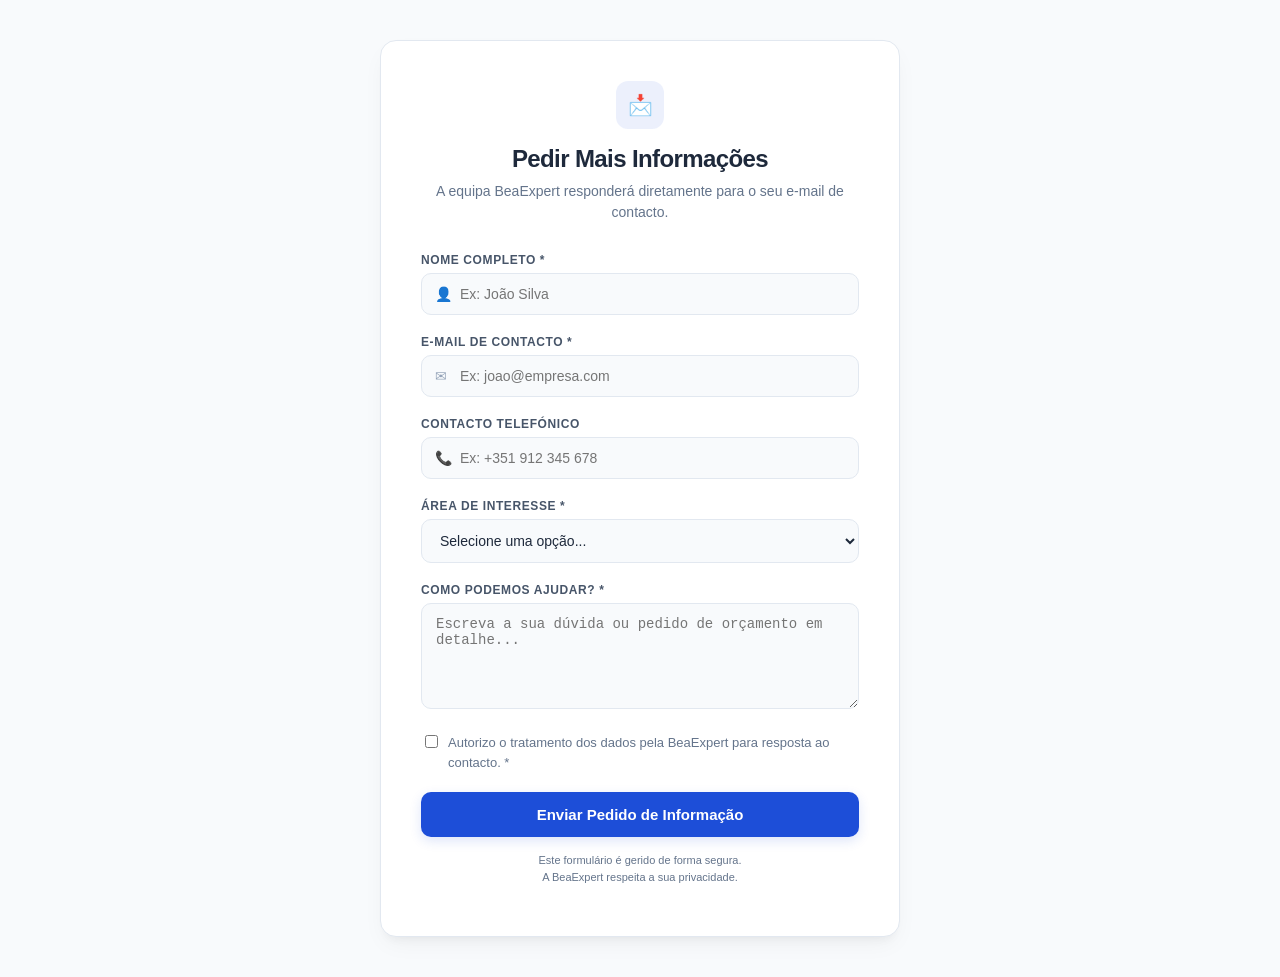
<file: contacto.html>
<!DOCTYPE html>
<html lang="pt">
<head>
    <meta charset="UTF-8">
    <meta name="viewport" content="width=device-width, initial-scale=1.0">
    <title>Pedido de Informação - BeaExpert</title>
    <style>
        :root {
            --primary-color: #1d4ed8;
            --primary-hover: #1d4ed8;
            --text-dark: #1e293b;
            --text-light: #64748b;
            --bg-page: #f8fafc;
            --card-bg: #ffffff;
            --border-color: #e2e8f0;
        }

        body {
            font-family: -apple-system, BlinkMacSystemFont, "Segoe UI", Roboto, Helvetica, Arial, sans-serif;
            background-color: var(--bg-page);
            color: var(--text-dark);
            margin: 0;
            padding: 40px 20px;
            display: flex;
            justify-content: center;
            align-items: center;
            min-height: 100vh;
            box-sizing: border-box;
        }

        .form-card {
            background-color: var(--card-bg);
            border: 1px solid var(--border-color);
            border-radius: 16px;
            box-shadow: 0 10px 25px -5px rgba(0, 0, 0, 0.05), 0 8px 10px -6px rgba(0, 0, 0, 0.05);
            width: 100%;
            max-width: 520px;
            padding: 40px;
            box-sizing: border-box;
        }

        .form-header {
            text-align: center;
            margin-bottom: 30px;
        }

        .form-header .icon-badge {
            display: inline-flex;
            align-items: center;
            justify-content: center;
            width: 48px;
            height: 48px;
            background-color: #1d4ed815;
            color: var(--primary-color);
            border-radius: 12px;
            font-size: 20px;
            margin-bottom: 16px;
        }

        .form-header h2 {
            margin: 0 0 8px 0;
            font-size: 24px;
            font-weight: 700;
            color: var(--text-dark);
            letter-spacing: -0.025em;
        }

        .form-header p {
            margin: 0;
            font-size: 14px;
            color: var(--text-light);
            line-height: 1.5;
        }

        .form-group {
            margin-bottom: 20px;
        }

        .form-group label {
            display: block;
            font-size: 12px;
            font-weight: 600;
            text-transform: uppercase;
            letter-spacing: 0.05em;
            color: #475569;
            margin-bottom: 6px;
        }

        .input-container {
            position: relative;
            display: flex;
            align-items: center;
        }

        .input-container .icon {
            position: absolute;
            left: 14px;
            color: #94a3b8;
            font-size: 14px;
        }

        .form-group input, 
        .form-group select, 
        .form-group textarea {
            width: 100%;
            padding: 12px 14px;
            font-size: 14px;
            color: var(--text-dark);
            background-color: #f8fafc;
            border: 1px solid var(--border-color);
            border-radius: 10px;
            box-sizing: border-box;
            transition: all 0.2s ease;
        }

        .input-container input {
            padding-left: 38px;
        }

        .form-group input:focus, 
        .form-group select:focus, 
        .form-group textarea:focus {
            outline: none;
            background-color: #ffffff;
            border-color: var(--primary-color);
            box-shadow: 0 0 0 3px #1d4ed815;
        }

        .form-group-checkbox {
            margin: 20px 0;
        }

        .checkbox-label {
            display: flex;
            align-items: flex-start;
            cursor: pointer;
            font-size: 13px;
            color: var(--text-light);
            line-height: 1.5;
        }

        .checkbox-label input {
            margin-right: 10px;
            margin-top: 2px;
            accent-color: var(--primary-color);
        }

        .btn-submit {
            display: flex;
            justify-content: center;
            align-items: center;
            width: 100%;
            padding: 14px;
            background-color: var(--primary-color);
            color: #ffffff;
            border: none;
            border-radius: 10px;
            font-size: 15px;
            font-weight: 600;
            cursor: pointer;
            box-shadow: 0 4px 12px #1d4ed825;
            transition: all 0.2s ease;
        }

        .btn-submit:hover {
            background-color: var(--primary-hover);
            transform: translateY(-1px);
        }

        .btn-submit:active {
            transform: translateY(0);
        }

        .footer-note {
            text-align: center;
            font-size: 11px;
            color: var(--text-light);
            margin-top: 15px;
            line-height: 1.5;
        }
    </style>
</head>
<body>

<div class="form-card">
    <div class="form-header">
        <div class="icon-badge">📩</div>
        <h2>Pedir Mais Informações</h2>
        <p>A equipa BeaExpert responderá diretamente para o seu e-mail de contacto.</p>
    </div>

    <!-- Formulário de Envio -->
    <form action="https://formspree.io/f/seu_id_aqui" method="POST">
        
        <!-- Destinatário Principal -->
        <input type="hidden" name="_to" value="geral@beaexpert.eu">
        
        <!-- Configuração de Redirecionamento de Sucesso (Formspree) -->
        <input type="hidden" name="_next" value="https://beaexpert.eu">

        <!-- Campo: Nome Completo -->
        <div class="form-group">
            <label for="nome">Nome Completo *</label>
            <div class="input-container">
                <span class="icon">&#128100;</span>
                <input type="text" id="nome" name="nome" placeholder="Ex: João Silva" required>
            </div>
        </div>

        <!-- Campo: Email -->
        <div class="form-group">
            <label for="email">E-mail de Contacto *</label>
            <div class="input-container">
                <span class="icon">&#9993;</span>
                <input type="email" id="email" name="email" placeholder="Ex: joao@empresa.com" required>
            </div>
        </div>

        <!-- Campo: Telefone -->
        <div class="form-group">
            <label for="telefone">Contacto Telefónico</label>
            <div class="input-container">
                <span class="icon">&#128222;</span>
                <input type="tel" id="telefone" name="telefone" placeholder="Ex: +351 912 345 678">
            </div>
        </div>

        <!-- Campo: Assunto/Interesse -->
        <div class="form-group">
            <label for="assunto">Área de Interesse *</label>
            <select id="assunto" name="assunto" required>
                <option value="" disabled selected>Selecione uma opção...</option>
                <option value="Consultoria de TI">Consultoria de TI & Auditoria</option>
                <option value="Formação Tecnológica">Formação Profissional</option>
                <option value="Servicos Especializados">Serviços de Informática</option>
                <option value="Outro">Outro assunto</option>
            </select>
        </div>

        <!-- Campo: Mensagem -->
        <div class="form-group">
            <label for="mensagem">Como podemos ajudar? *</label>
            <textarea id="mensagem" name="mensagem" rows="5" placeholder="Escreva a sua dúvida ou pedido de orçamento em detalhe..." required></textarea>
        </div>

        <!-- Campo: Aceitação de Termos (RGPD) -->
        <div class="form-group-checkbox">
            <label class="checkbox-label">
                <input type="checkbox" name="rgpd_autorizacao" required>
                <span>Autorizo o tratamento dos dados pela BeaExpert para resposta ao contacto. *</span>
            </label>
        </div>

        <button type="submit" class="btn-submit">Enviar Pedido de Informação</button>

        <p class="footer-note">
            Este formulário é gerido de forma segura. <br>
            A BeaExpert respeita a sua privacidade.
        </p>
    </form>
</div>

</body>
</html>
</file>
